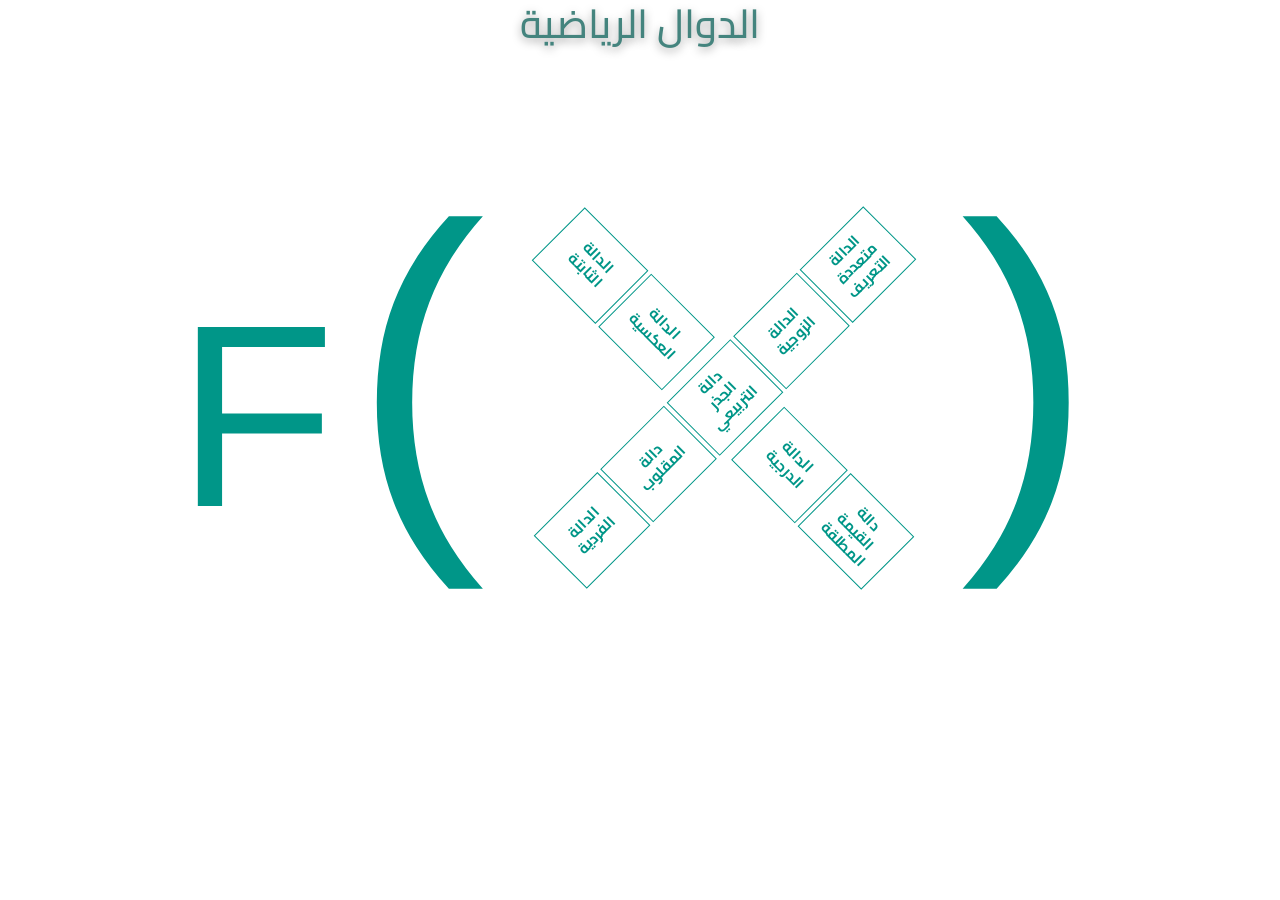
<file: index.html>
<!DOCTYPE html>
<html lang="ar">
  <head>
    <meta charset="UTF-8" />
    <meta name="viewport" content="width=device-width, initial-scale=1, shrink-to-fit=no" />
    <title>Functions</title>
    <link rel="stylesheet" href="https://fonts.googleapis.com/css?family=Cairo">
    <link rel="stylesheet" href="css/bootstrap.min.css" />
    <link rel="stylesheet" href="css/style.css" />
    <link rel="stylesheet" href="css/responsive_file.css" />
  </head>
  <body>

    <div class="title">
      <h2 class="h1">الدوال الرياضية </h1>
    </div>

    <div class="functions">
      <div class="container-fluid">
        <div class="heading">
          <!-- m = main -->
          <h1 class="text-uppercase"><span class="m_letter">F</span>
            <!-- Start Bracket -->
            <span class="f_bracket brackets">(</span>

            <!-- f = first -->
            <div class="f_row">

              <div class="name_of_function_1 f short special_short">
                <a href="sub-links/constant-function.html" >الدالة <br> الثابتة</a>
              </div>

              <div class="name_of_function_2 f short special_short">
                <a href="sub-links/Exponential-function.html">الدالة  <br>العكسية </a>
              </div>

              <div class="name_of_function_3 f short special"></div>

              <div class="name_of_function_4 f short special_short">
                <a href="sub-links/floor-and-ceiling-functions.html">الدالة  <br> الدرجية</a>
              </div>

              <div class="name_of_function_5 f short">
                <a href="sub-links/absolute-value.html">دالة  <br> القيمة المطلقة </a>
              </div>

            </div>
            <!-- s = second -->
            <div class="s_row">

              <div class="name_of_function_6 s special_short">
                <a href="sub-links/injective-function.html">الدالة <br> الفردية</a>
              </div>
              <div class="name_of_function_7 s short special_short">
                <a href="sub-links/inverted-function.html">دالة  <br> المقلوب </a>
              </div>
              <div class="name_of_function_8 s" style="padding-top: 6px">
                <a href="sub-links/square-root.html">دالة  <br> الجذر  <br> التربيعي </a>
              </div>
              <div class="name_of_function_9 s short special_short">
                <a href="sub-links/marital-function.html">الدالة  <br> الزوجية </a>
              </div>
              <div class="name_of_function_10 s" style="padding-top: 8px">
                <a href="sub-links/piecwise-defined-function.html">الدالة  <br> متعددة التعريف </a>
              </div>

            </div>

            <!-- End Bracket -->
            <span class="s_bracket brackets">)</span>
          </h1>

          <div class="mobile" style="display: none">
            <!-- f = first -->
            <div class="f_row f_row_mobile">

              <div class="name_of_function_1 f short special_short for_mobile for_mobile_1">
                <a href="sub-links/constant-function.html" >الدالة <br> الثابتة</a>
              </div>

              <div class="name_of_function_2 f short special_short for_mobile for_mobile_2">
                <a href="sub-links/Exponential-function.html">الدالة  <br>العكسية </a>
              </div>

              <div class="name_of_function_4 f short special_short for_mobile for_mobile_4">
                <a href="sub-links/floor-and-ceiling-functions.html">الدالة  <br> الدرجية</a>
              </div>

              <div class="name_of_function_5 f short for_mobile for_mobile_5">
                <a href="sub-links/absolute-value.html">دالة  <br> القيمة المطلقة </a>
              </div>

            </div>
            <!-- s = second -->
            <div class="s_row s_row_mobile">

              <div class="name_of_function_6 s for_mobile_6 block">
                <a href="sub-links/injective-function.html">الدالة الفردية </a>
              </div>
              <div class="name_of_function_7 s short special_short for_mobile for_mobile_7">
                <a href="sub-links/inverted-function.html">دالة  <br> المقلوب </a>
              </div>
              <div class="name_of_function_8 s for_mobile for_mobile_8" style="padding-top: 6px">
                <a href="sub-links/square-root.html">دالة  <br> الجذر  <br> التربيعي </a>
              </div>
              <div class="name_of_function_9 s short special_short for_mobile for_mobile_9">
                <a href="sub-links/marital-function.html">الدالة  <br> الزوجية </a>
              </div>
              <div class="name_of_function_10 s for_mobile for_mobile_10" style="padding-top: 8px">
                <a href="sub-links/multivariate-function.html">الدالة  <br> متعددة التعريف </a>
              </div>

            </div>
          </div>
        </div>




      </div>
    </div>

    <div class="overlay"></div>


    <!-- Js File -->
    <script src="js/jquery-3.3.1.min.js"></script>
    <script src="js/popper.min.js"></script>
    <script src="js/bootstrap.min.js"></script>
    <script src="js/script.js"></script>
  </body>
</html>
</file>
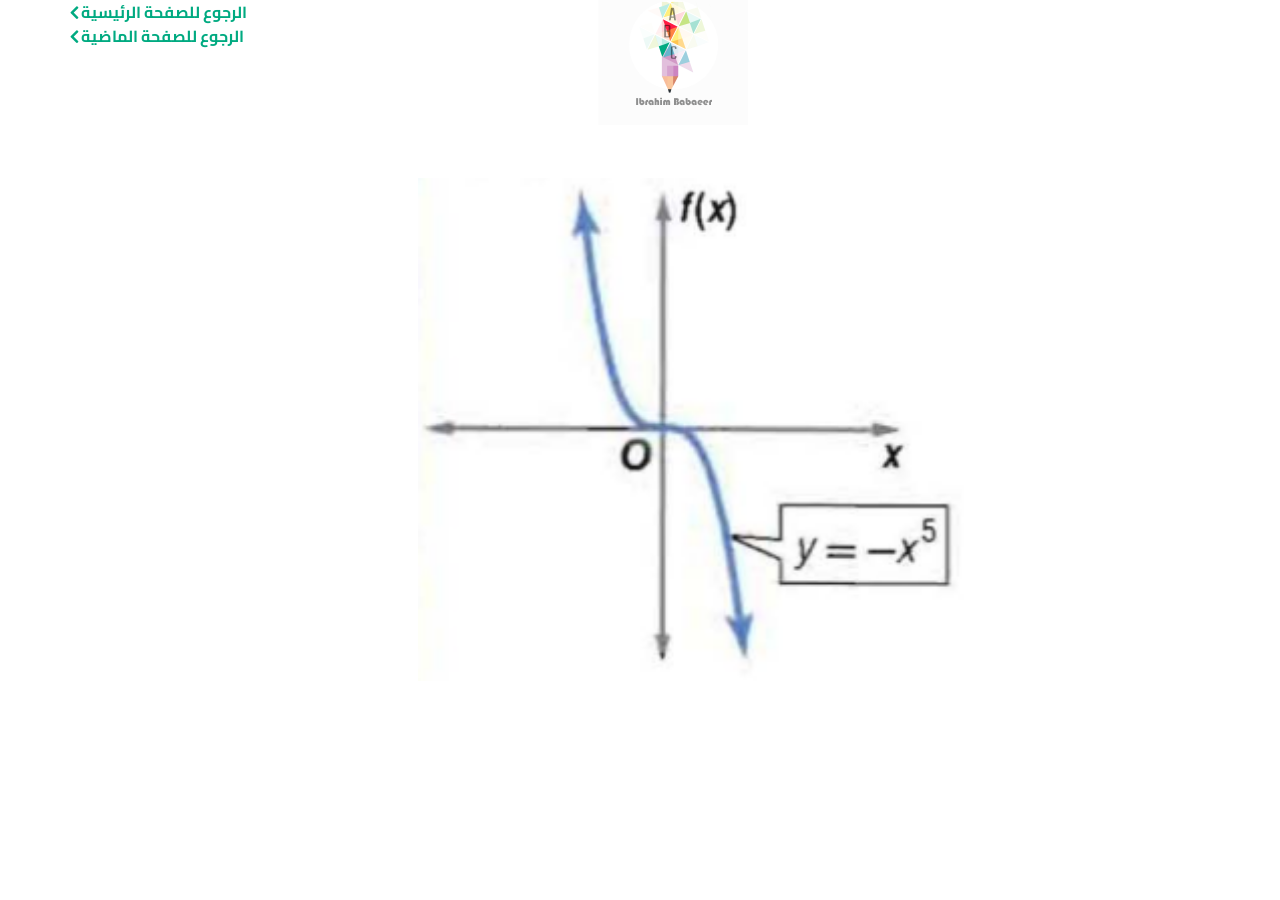
<file: sub-links/a-graph-2.html>
<!DOCTYPE html>
<html>
  <head>
    <meta charset="UTF-8" />
    <meta name="viewport" name="width=device-width, initial-scale=1, shrink-to-fit" />
    <title>دالة المقلوب - Inverted Function</title>
    <link rel="stylesheet" href="https://fonts.googleapis.com/css?family=Cairo">
    <link rel="stylesheet" href="../sub-links-css/font-awesome.min.css" />
    <link rel="stylesheet" href="../sub-links-css/bootstrap.min.css" />
    <link rel="stylesheet" href="../sub-links-css/main_function.css" />
  </head>
  <body style="direction:rtl;font-family: Cairo, 'sans-serif'; overflow: hidden">

    <div class="main_function">
      <div class="container">
        <div class="row">

          <div class="back_to_home_page float-right w-100 font-weigh-bold">
            <a class="float-right" href="../index.html" title="الصفحة الرئيسية ">
            الرجوع للصفحة الرئيسية
            <i class="fa fa-angle-left fa-lg"></i>
           </a>
          </div>

          <div class="back_to_home_page float-right w-100 font-weigh-bold">
            <a class="float-right" href="injective-function.html" title="الصفحة الرئيسية ">
            الرجوع للصفحة الماضية
            <i class="fa fa-angle-left fa-lg"></i>
           </a>
          </div>

          <div class="logo">
            <img src="../images/logo.png" />
          </div>



          <div class="col-md image">
            <div class="picture" style="width:100%">
              <img class="text-center" style="width: 50%;text-align: center;margin: 130px 20%;" src="../function-images/negative.png" />
            </div>
          </div>
        </div>
      </div>
    </div>



    <!-- Js Files -->
    <script src="../js/jquery-3.3.1.min.js"></script>
    <script src="../js/popper.min.js"></script>
    <script src="../js/bootstrap.min.js"></script>
    <script src="../js/script.js"></script>
  </body>
</html>
</file>
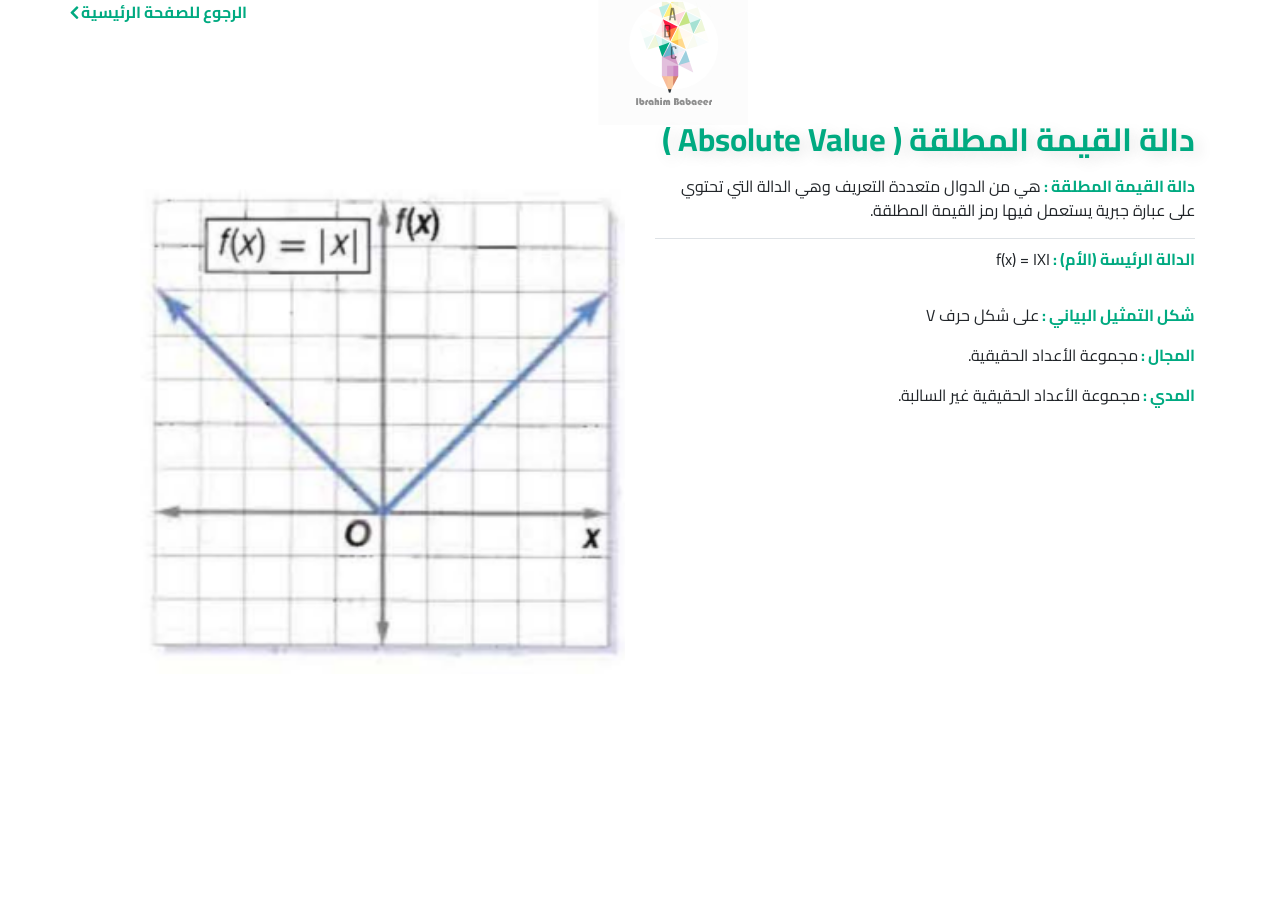
<file: sub-links/absolute-value.html>
<!DOCTYPE html>
<html>
  <head>
    <meta charset="UTF-8" />
    <meta name="viewport" name="width=device-width, initial-scale=1, shrink-to-fit" />
    <title>دالة القمية المطلقة - Absolute Value </title>
    <link rel="stylesheet" href="https://fonts.googleapis.com/css?family=Cairo">
    <link rel="stylesheet" href="../sub-links-css/font-awesome.min.css" />
    <link rel="stylesheet" href="../sub-links-css/bootstrap.min.css" />
    <link rel="stylesheet" href="../sub-links-css/main_function.css" />
  </head>
  <body style="direction:rtl;font-family: Cairo, 'sans-serif'">

    <div class="main_function">
      <div class="container">
        <div class="row">

          <div class="back_to_home_page float-right w-100 font-weigh-bold">
            <a class="float-right" href="../index.html" title="الصفحة الرئيسية ">
            الرجوع للصفحة الرئيسية
            <i class="fa fa-angle-left fa-lg"></i>
           </a>
          </div>

          <div class="logo">
            <img src="../images/logo.png" />
          </div>

          <div class="col-md info">

            <div class="heading">
              <h1 class="mb-3">دالة القيمة المطلقة <span> ( Absolute Value ) </span></h1>
            </div>

            <div class="defenitions">

              <div class="defination_1 border-bottom">
                <p><span class="font-weight-bold">دالة القيمة المطلقة : </span>هي من الدوال متعددة التعريف وهي الدالة التي تحتوي على عبارة جبرية يستعمل فيها رمز القيمة المطلقة.</p>
              </div>

              <div class="defination_2 mt-2">
                <p><span class="font-weight-bold">الدالة الرئيسة (الأم) : </span> f(x) = IXI </p>
              </div>

              <div class="defination_3 pt-3">
                <p><span class="font-weight-bold">شكل التمثيل البياني : </span>على شكل حرف V</p>
              </div>

              <div class="defination_4">
                <p><span class="font-weight-bold">المجال : </span>مجموعة الأعداد الحقيقية.</p>
              </div>

              <div class="defination_5">
                <p><span class="font-weight-bold">المدي : </span>مجموعة الأعداد الحقيقية غير السالبة.</p>
              </div>

            </div>

          </div>

          <div class="col-md image">
            <div class="picture">
              <img src="../function-images/absolute-value.png" />
            </div>
          </div>
        </div>
      </div>
    </div>



    <!-- Js Files -->
    <script src="../js/jquery-3.3.1.min.js"></script>
    <script src="../js/popper.min.js"></script>
    <script src="../js/bootstrap.min.js"></script>
    <script src="../js/script.js"></script>
  </body>
</html>
</file>
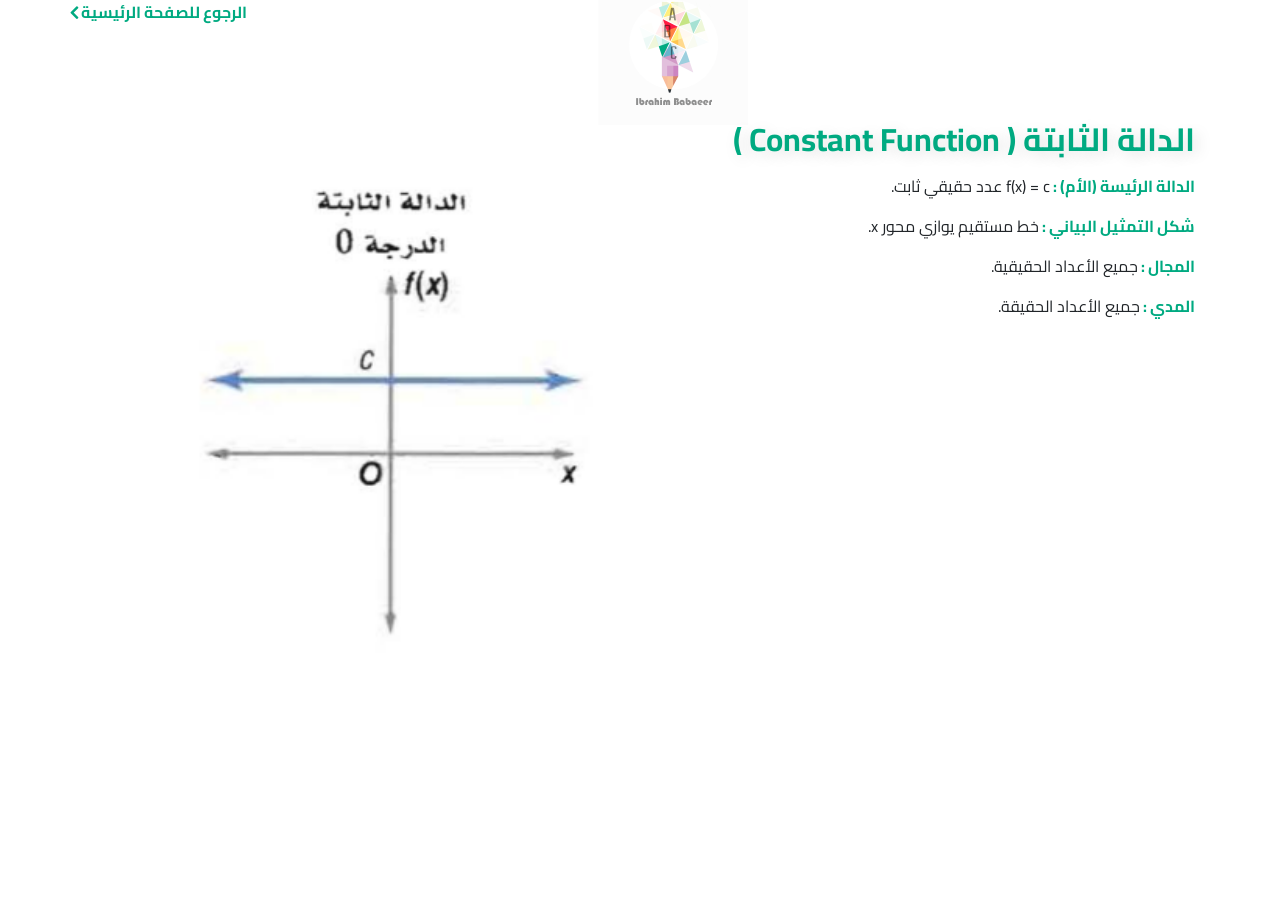
<file: sub-links/constant-function.html>
<!DOCTYPE html>
<html>
  <head>
    <meta charset="UTF-8" />
    <meta name="viewport" name="width=device-width, initial-scale=1, shrink-to-fit" />
    <title>دالة المقلوب - Inverted Function</title>
    <link rel="stylesheet" href="https://fonts.googleapis.com/css?family=Cairo">
    <link rel="stylesheet" href="../sub-links-css/font-awesome.min.css" />
    <link rel="stylesheet" href="../sub-links-css/bootstrap.min.css" />
    <link rel="stylesheet" href="../sub-links-css/main_function.css" />
  </head>
  <body style="direction:rtl;font-family: Cairo, 'sans-serif'">

    <div class="main_function">
      <div class="container">
        <div class="row">

          <div class="back_to_home_page float-right w-100 font-weigh-bold">
            <a class="float-right" href="../index.html" title="الصفحة الرئيسية ">
            الرجوع للصفحة الرئيسية
            <i class="fa fa-angle-left fa-lg"></i>
           </a>
          </div>

          <div class="logo">
            <img src="../images/logo.png" />
          </div>

          <div class="col-md info">

            <div class="heading">
              <h1 class="mb-3 constant_function">الدالة الثابتة <span>( Constant Function )</span></h1>
            </div>

            <div class="defenitions">

              <div class="defination_1">
                <p><span class="font-weight-bold">الدالة الرئيسة (الأم) :  </span>f(x) = c عدد حقيقي ثابت.</p>
              </div>

              <div class="defination_2">
                <p><span class="font-weight-bold">شكل التمثيل البياني : </span> خط مستقيم يوازي محور x.</p>
              </div>

              <div class="defination_3">
                <p><span class="font-weight-bold">المجال : </span>جميع الأعداد الحقيقية.</p>
              </div>

              <div class="defination_4">
                <p><span class="font-weight-bold">المدي : </span>جميع الأعداد الحقيقة.</p>
              </div>

            </div>

          </div>

          <div class="col-md image">
            <div class="picture">
              <img src="../function-images/constant-function.png" />
            </div>
          </div>
        </div>
      </div>
    </div>



    <!-- Js Files -->
    <script src="../js/jquery-3.3.1.min.js"></script>
    <script src="../js/popper.min.js"></script>
    <script src="../js/bootstrap.min.js"></script>
    <script src="../js/script.js"></script>
  </body>
</html>
</file>
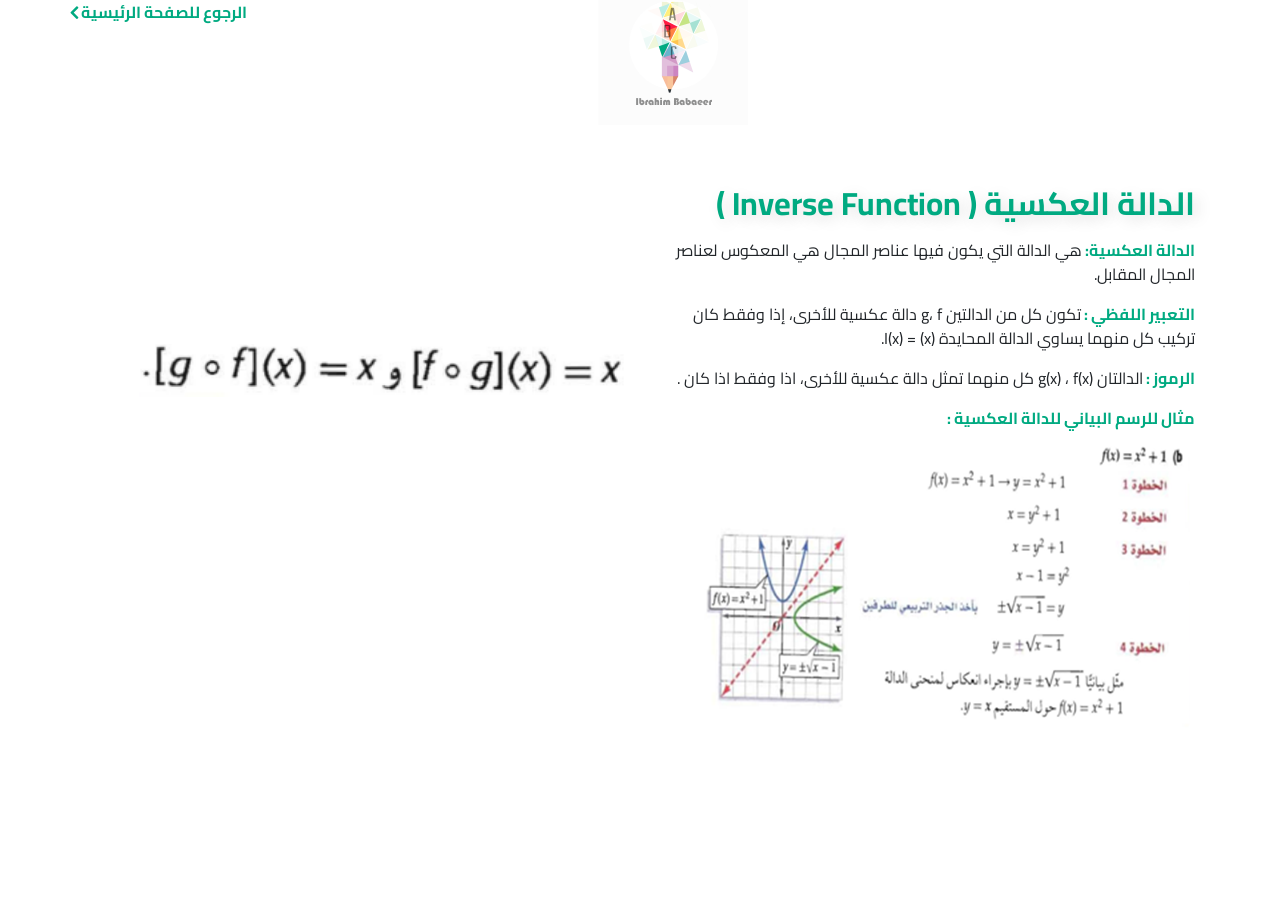
<file: sub-links/Exponential-function.html>
<!DOCTYPE html>
<html>
  <head>
    <meta charset="UTF-8" />
    <meta name="viewport" name="width=device-width, initial-scale=1, shrink-to-fit" />
    <title>الدالة الدرجية </title>
    <link rel="stylesheet" href="https://fonts.googleapis.com/css?family=Cairo">
    <link rel="stylesheet" href="../sub-links-css/font-awesome.min.css" />
    <link rel="stylesheet" href="../sub-links-css/bootstrap.min.css" />
    <link rel="stylesheet" href="../sub-links-css/main_function.css" />
  </head>
  <body style="direction:rtl;font-family: Cairo, 'sans-serif';overflow-x:hidden">

    <div class="main_function">
      <div class="container">
        <div class="row">

          <div class="back_to_home_page float-right w-100 font-weigh-bold">
            <a class="float-right" href="../index.html" title="الصفحة الرئيسية ">
            الرجوع للصفحة الرئيسية
            <i class="fa fa-angle-left fa-lg"></i>
           </a>
          </div>

          <div class="logo">
            <img src="../images/logo.png" />
          </div>

          <div class="col-md info">

            <div class="heading">
              <h1 class="mb-3" style="margin-top: 5em">الدالة العكسية <span>( Inverse Function )</span></h1>
            </div>

            <div class="defenitions">

              <div class="defination_1">
                <p><span class="font-weight-bold">الدالة العكسية: </span>هي الدالة التي يكون فيها عناصر المجال هي المعكوس لعناصر المجال المقابل.</p>
              </div>

              <div class="defination_2">
                <p><span class="font-weight-bold">التعبير اللفظي : </span>تكون كل من الدالتين g، f  دالة عكسية للأخرى، إذا وفقط كان تركيب كل منهما يساوي الدالة المحايدة (I(x) = (x.</p>
              </div>

              <div class="defination_3">
                <p><span class="font-weight-bold">الرموز : </span>الدالتان (g(x) ، f(x كل منهما تمثل دالة عكسية للأخرى، اذا وفقط اذا كان .</p>
              </div>

              <div class="defination_4">
                <p><span class="font-weight-bold">مثال للرسم البياني للدالة العكسية : </span></p>
              </div>

              <div class="i_f_e-2"> <!-- i_f_e = image for explain Two -->
                <img src="../function-images/inverse-function.png" alt=""/>
              </div>

            </div>

          </div>

          <div class="col-md image">
            <div class="picture">
              <img src="../function-images/function-code.png" style="margin-top: 20em"/>
            </div>
          </div>
        </div>
      </div>
    </div>



    <!-- Js Files -->
    <script src="../js/jquery-3.3.1.min.js"></script>
    <script src="../js/popper.min.js"></script>
    <script src="../js/bootstrap.min.js"></script>
    <script src="../js/script.js"></script>
  </body>
</html>
</file>
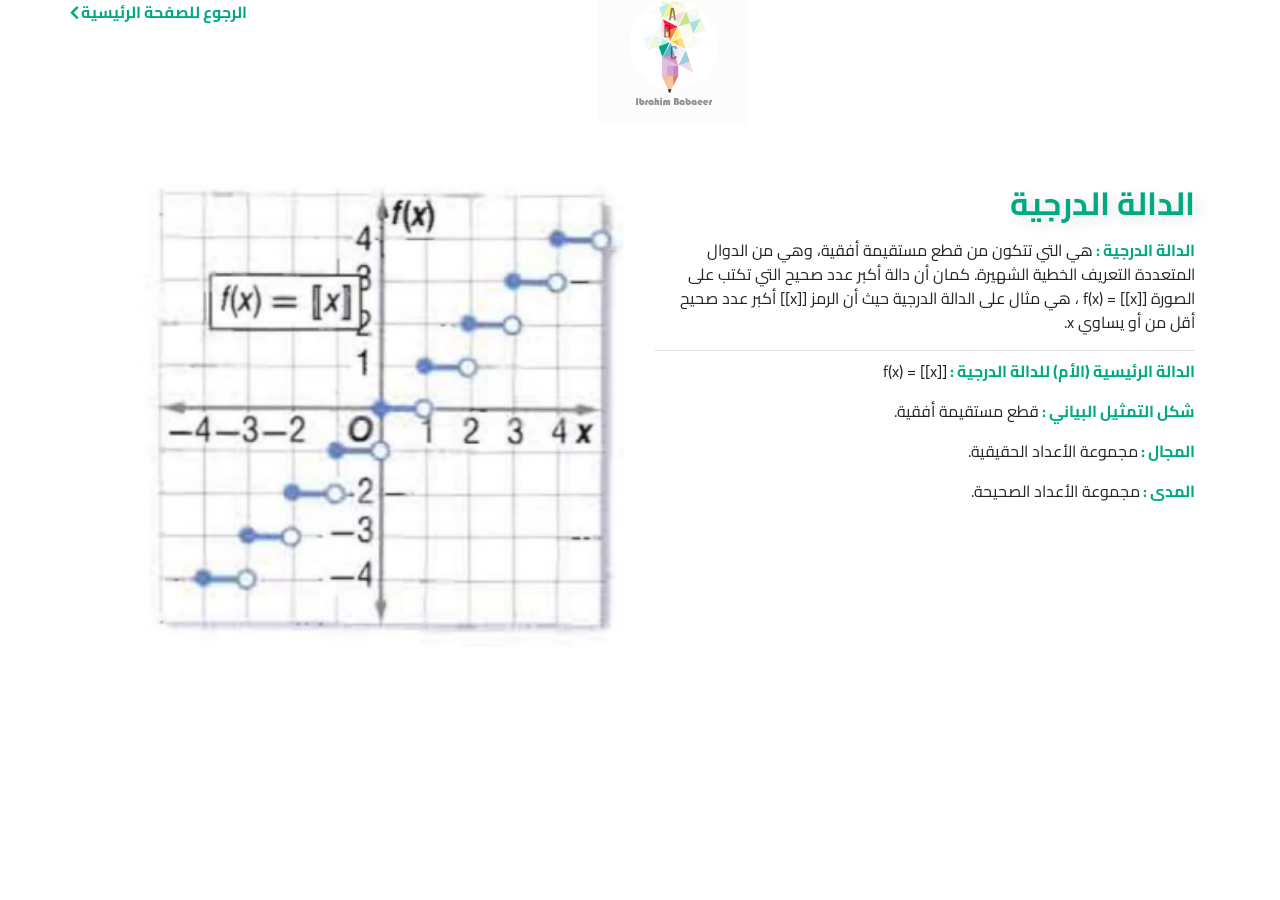
<file: sub-links/floor-and-ceiling-functions.html>
<!DOCTYPE html>
<html>
  <head>
    <meta charset="UTF-8" />
    <meta name="viewport" name="width=device-width, initial-scale=1, shrink-to-fit" />
    <title>الدالة الدرجية </title>
    <link rel="stylesheet" href="https://fonts.googleapis.com/css?family=Cairo">
    <link rel="stylesheet" href="../sub-links-css/font-awesome.min.css" />
    <link rel="stylesheet" href="../sub-links-css/bootstrap.min.css" />
    <link rel="stylesheet" href="../sub-links-css/main_function.css" />
  </head>
  <body style="direction:rtl;font-family: Cairo, 'sans-serif'">

    <div class="main_function">
      <div class="container">
        <div class="row">

          <div class="back_to_home_page float-right w-100 font-weigh-bold">
            <a class="float-right" href="../index.html" title="الصفحة الرئيسية ">
            الرجوع للصفحة الرئيسية
            <i class="fa fa-angle-left fa-lg"></i>
           </a>
          </div>

          <div class="logo">
            <img src="../images/logo.png" />
          </div>

          <div class="col-md info">

            <div class="heading">
              <h1 class="mb-3" style="margin-top: 5em">الدالة الدرجية </h1>
            </div>

            <div class="defenitions">

              <div class="defination_1 border-bottom">
                <p><span class="font-weight-bold">الدالة الدرجية : </span>هي التي تتكون من قطع مستقيمة أفقية، وهي من الدوال المتعددة التعريف الخطية الشهيرة. كمان أن دالة أكبر عدد صحيح التي تكتب على الصورة [[f(x) = [[x ، هي مثال على الدالة الدرجية حيث أن الرمز [[x]] أكبر عدد صحيح أقل من أو يساوي x. </p>
              </div>

              <div class="defination_2 pt-2">
                <p><span class="font-weight-bold">الدالة الرئيسية (الأم) للدالة الدرجية : </span> [[x]] = <bdi>f(x)</bdi></p>
              </div>

              <div class="defination_3">
                <p><span class="font-weight-bold">شكل التمثيل البياني : </span> قطع مستقيمة أفقية.</p>
              </div>

              <div class="defination_4">
                <p><span class="font-weight-bold">المجال : </span>مجموعة الأعداد الحقيقية.</p>
              </div>

              <div class="defination_5">
                <p><span class="font-weight-bold">المدى : </span>مجموعة الأعداد الصحيحة.</p>
              </div>

            </div>

          </div>

          <div class="col-md image">
            <div class="picture">
              <img src="../function-images/the-function-dary.png" />
            </div>
          </div>
        </div>
      </div>
    </div>



    <!-- Js Files -->
    <script src="../js/jquery-3.3.1.min.js"></script>
    <script src="../js/popper.min.js"></script>
    <script src="../js/bootstrap.min.js"></script>
    <script src="../js/script.js"></script>
  </body>
</html>
</file>
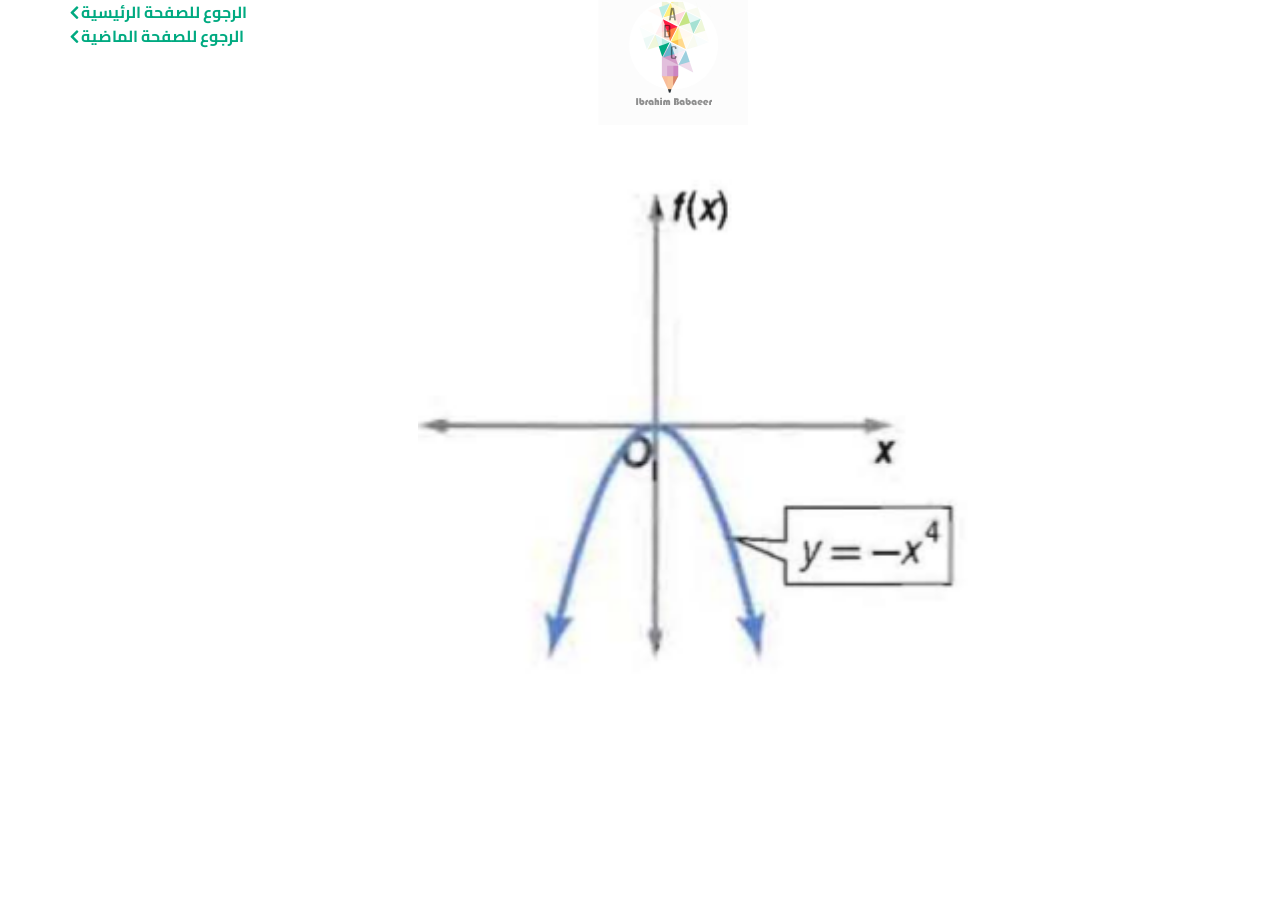
<file: sub-links/graph-2.html>
<!DOCTYPE html>
<html>
  <head>
    <meta charset="UTF-8" />
    <meta name="viewport" name="width=device-width, initial-scale=1, shrink-to-fit" />
    <title>دالة المقلوب - Inverted Function</title>
    <link rel="stylesheet" href="https://fonts.googleapis.com/css?family=Cairo">
    <link rel="stylesheet" href="../sub-links-css/font-awesome.min.css" />
    <link rel="stylesheet" href="../sub-links-css/bootstrap.min.css" />
    <link rel="stylesheet" href="../sub-links-css/main_function.css" />
  </head>
  <body style="direction:rtl;font-family: Cairo, 'sans-serif'; overflow: hidden">

    <div class="main_function">
      <div class="container">
        <div class="row">

          <div class="back_to_home_page float-right w-100 font-weigh-bold">
            <a class="float-right" href="../index.html" title="الصفحة الرئيسية ">
            الرجوع للصفحة الرئيسية
            <i class="fa fa-angle-left fa-lg"></i>
           </a>
          </div>

          <div class="back_to_home_page float-right w-100 font-weigh-bold">
            <a class="float-right" href="marital-function.html" title="الصفحة الرئيسية ">
            الرجوع للصفحة الماضية
            <i class="fa fa-angle-left fa-lg"></i>
           </a>
          </div>

          <div class="logo">
            <img src="../images/logo.png" />
          </div>



          <div class="col-md image">
            <div class="picture" style="width:100%">
              <img class="text-center" style="width: 50%;text-align: center;margin: 130px 20%;" src="../function-images/second_graph.png" />
            </div>
          </div>
        </div>
      </div>
    </div>



    <!-- Js Files -->
    <script src="../js/jquery-3.3.1.min.js"></script>
    <script src="../js/popper.min.js"></script>
    <script src="../js/bootstrap.min.js"></script>
    <script src="../js/script.js"></script>
  </body>
</html>
</file>
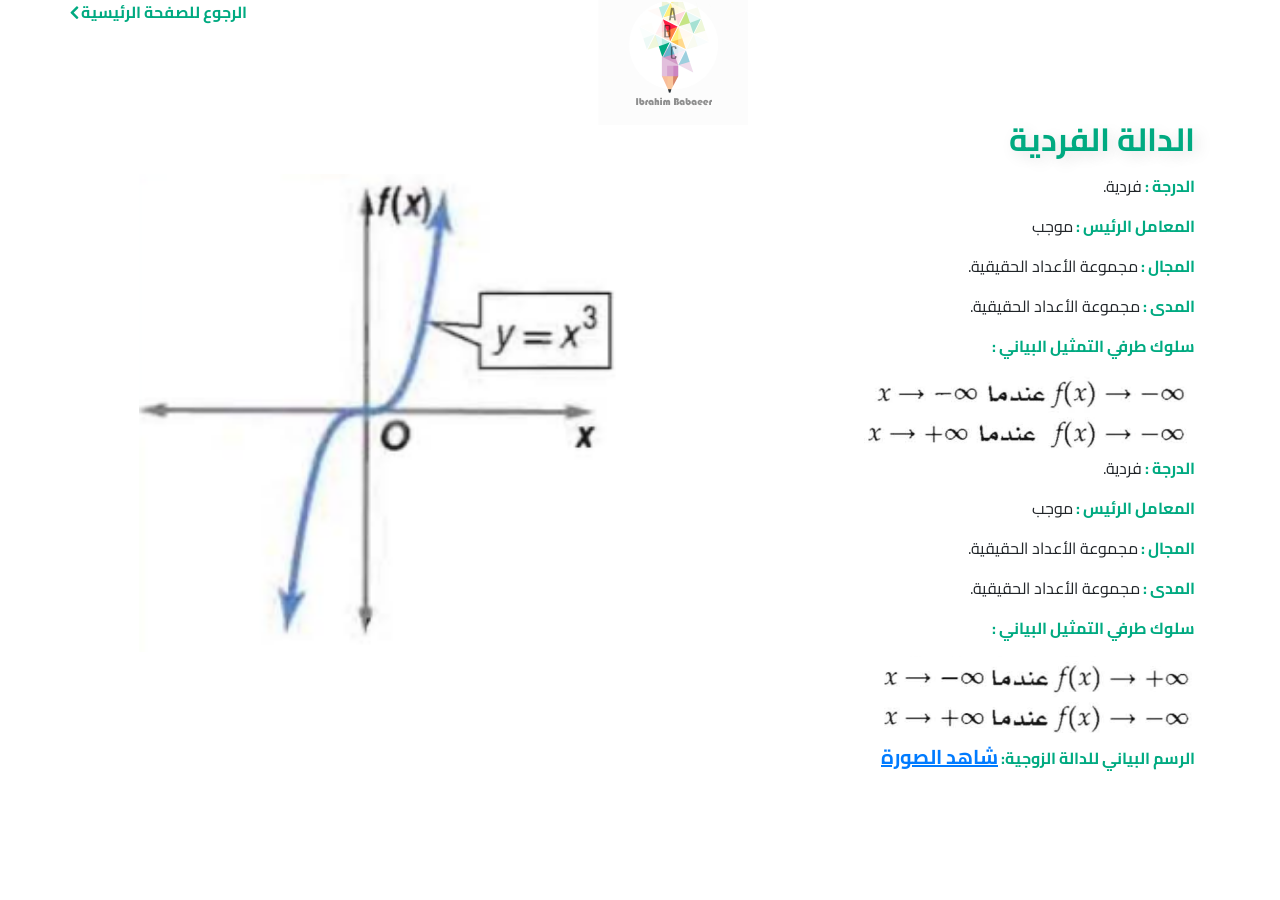
<file: sub-links/injective-function.html>
<!DOCTYPE html>
<html>
  <head>
    <meta charset="UTF-8" />
    <meta name="viewport" name="width=device-width, initial-scale=1, shrink-to-fit" />
    <title>دالة المقلوب - Inverted Function</title>
    <link rel="stylesheet" href="https://fonts.googleapis.com/css?family=Cairo">
    <link rel="stylesheet" href="../sub-links-css/font-awesome.min.css" />
    <link rel="stylesheet" href="../sub-links-css/bootstrap.min.css" />
    <link rel="stylesheet" href="../sub-links-css/main_function.css" />
  </head>
  <body style="direction:rtl;font-family: Cairo, 'sans-serif';overflow: hidden">

    <div class="main_function">
      <div class="container">
        <div class="row">

          <div class="back_to_home_page float-right w-100 font-weigh-bold">
            <a class="float-right" href="../index.html" title="الصفحة الرئيسية ">
            الرجوع للصفحة الرئيسية
            <i class="fa fa-angle-left fa-lg"></i>
           </a>
          </div>

          <div class="logo">
            <img src="../images/logo.png" />
          </div>

          <div class="col-md info">

            <div class="heading">
              <h1 class="mb-3">الدالة الفردية </h1>
            </div>

            <div class="defenitions">

              <div class="defination_1">
                <p><span class="font-weight-bold">الدرجة : </span>فردية.</p>
              </div>

              <div class="defination_2">
                <p><span class="font-weight-bold">المعامل الرئيس : </span> موجب</p>
              </div>

              <div class="defination_3">
                <p><span class="font-weight-bold">المجال : </span>مجموعة الأعداد الحقيقية.</p>
              </div>

              <div class="defination_4">
                <p><span class="font-weight-bold">المدى : </span>مجموعة الأعداد الحقيقية.</p>
              </div>

              <div class="defination_5">
                <p><span class="font-weight-bold">سلوك طرفي التمثيل البياني : </span></p>
              </div>

              <div class="i_f_e-2"> <!-- i_f_e = image for explain Two -->
                <img src="../function-images/example_2.png" alt=""/>
              </div>

              <div class="defination_6">
                <p><span class="font-weight-bold">الدرجة : </span>فردية.</p>
              </div>

              <div class="defination_7">
                <p><span class="font-weight-bold">المعامل الرئيس : </span> موجب</p>
              </div>

              <div class="defination_8">
                <p><span class="font-weight-bold">المجال : </span>مجموعة الأعداد الحقيقية.</p>
              </div>

              <div class="defination_9">
                <p><span class="font-weight-bold">المدى : </span>مجموعة الأعداد الحقيقية.</p>
              </div>

              <div class="defination_10">
                <p><span class="font-weight-bold">سلوك طرفي التمثيل البياني : </span></p>
              </div>

              <div class="i_f_e-2"> <!-- i_f_e = image for explain Two -->
                <img src="../function-images/negative-positive.png" alt=""/>
              </div>

              <div class="defination_11">
                <!-- a = another -->
                <p><span class="font-weight-bold">الرسم البياني للدالة الزوجية: </span><a href="a-graph-2.html" style="font-size:20px;text-decoration: underline" class="font-weight-bold">شاهد الصورة </a></p>
              </div>

            </div>

          </div>

          <div class="col-md image">
            <div class="picture">
              <img src="../function-images/positive.png" />
            </div>
          </div>
        </div>
      </div>
    </div>



    <!-- Js Files -->
    <script src="../js/jquery-3.3.1.min.js"></script>
    <script src="../js/popper.min.js"></script>
    <script src="../js/bootstrap.min.js"></script>
    <script src="../js/script.js"></script>
  </body>
</html>
</file>
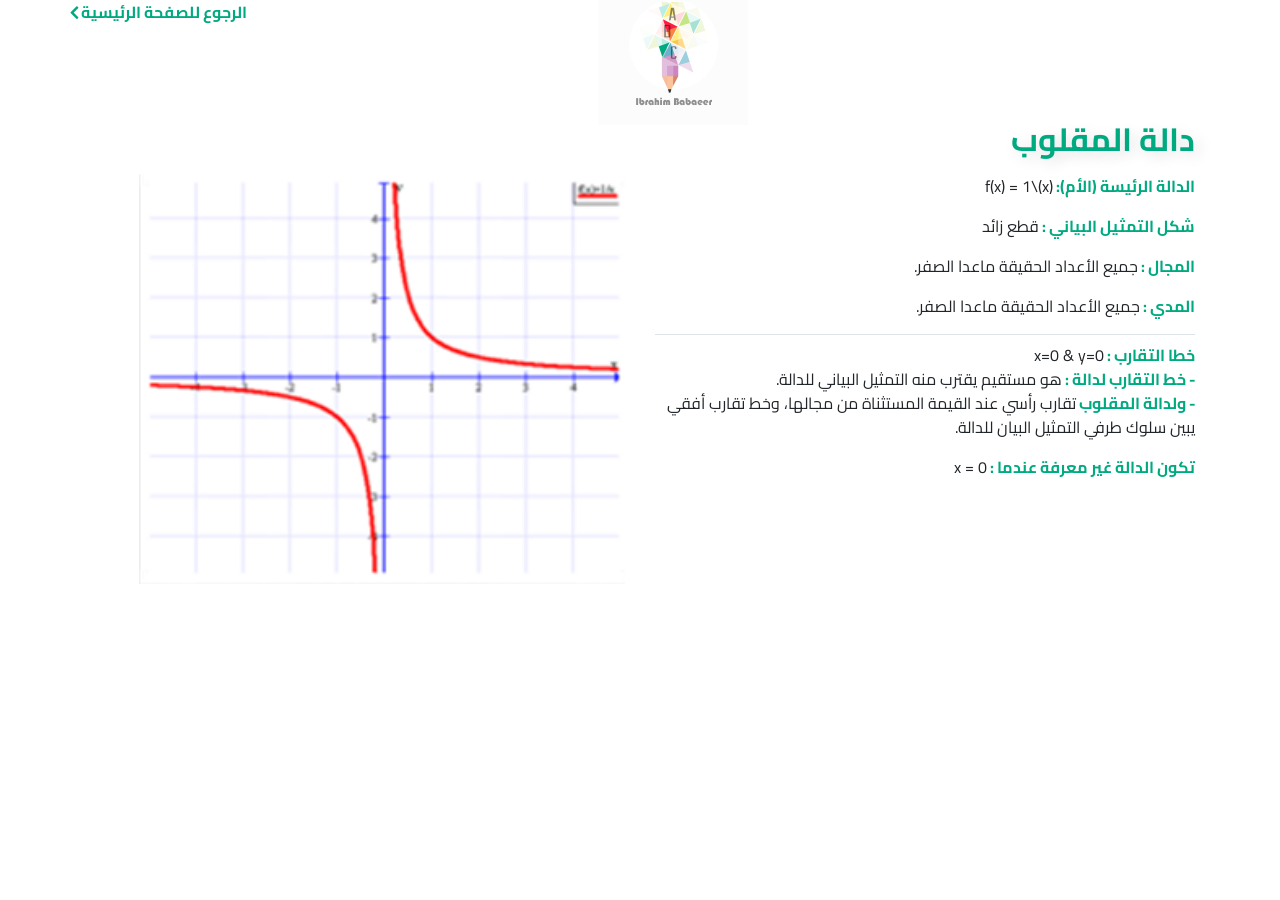
<file: sub-links/inverted-function.html>
<!DOCTYPE html>
<html>
  <head>
    <meta charset="UTF-8" />
    <meta name="viewport" name="width=device-width, initial-scale=1, shrink-to-fit" />
    <title>دالة المقلوب - Inverted Function</title>
    <link rel="stylesheet" href="https://fonts.googleapis.com/css?family=Cairo">
    <link rel="stylesheet" href="../sub-links-css/font-awesome.min.css" />
    <link rel="stylesheet" href="../sub-links-css/bootstrap.min.css" />
    <link rel="stylesheet" href="../sub-links-css/main_function.css" />
  </head>
  <body style="direction:rtl;font-family: Cairo, 'sans-serif'">

    <div class="main_function">
      <div class="container">
        <div class="row">

          <div class="back_to_home_page float-right w-100 font-weigh-bold">
            <a class="float-right" href="../index.html" title="الصفحة الرئيسية ">
            الرجوع للصفحة الرئيسية
            <i class="fa fa-angle-left fa-lg"></i>
           </a>
          </div>

          <div class="logo">
            <img src="../images/logo.png" />
          </div>

          <div class="col-md info">

            <div class="heading">
              <h1 class="mb-3">دالة المقلوب </h1>
            </div>

            <div class="defenitions">

              <div class="defination_1">
                <p><span class="font-weight-bold">الدالة الرئيسة (الأم): </span>(f(x) = 1\(x</p>
              </div>

              <div class="defination_2">
                <p><span class="font-weight-bold">شكل التمثيل البياني : </span>قطع زائد </p>
              </div>

              <div class="defination_3">
                <p><span class="font-weight-bold">المجال : </span>جميع الأعداد الحقيقة ماعدا الصفر.</p>
              </div>

              <div class="defination_4 border-bottom">
                <p><span class="font-weight-bold">المدي : </span>جميع الأعداد الحقيقة ماعدا الصفر.</p>
              </div>

              <div class="defination_5  pt-2">
                <p>
                  <span class="font-weight-bold">خطا التقارب : </span>x=0 & y=0
                  <br>
                  <span class="font-weight-bold"> -	خط التقارب لدالة : </span> هو مستقيم يقترب منه التمثيل البياني للدالة.
                  <br>
                  <span class="font-weight-bold">-	ولدالة المقلوب </span> تقارب رأسي عند القيمة المستثناة من مجالها، وخط تقارب أفقي يبين سلوك طرفي التمثيل البيان للدالة.
                </p>
              </div>

              <div class="defination_6">
                <p><span class="font-weight-bold">تكون الدالة غير معرفة عندما : </span>x = 0</p>
              </div>

            </div>

          </div>

          <div class="col-md image">
            <div class="picture">
              <!-- This is image  taked by "screenshot" if you have same image with hight qualite, put image in function-image folder and type path in <img src="" -->
              <img src="../function-images/inverted-function.PNG" />
            </div>
          </div>
        </div>
      </div>
    </div>



    <!-- Js Files -->
    <script src="../js/jquery-3.3.1.min.js"></script>
    <script src="../js/popper.min.js"></script>
    <script src="../js/bootstrap.min.js"></script>
    <script src="../js/script.js"></script>
  </body>
</html>
</file>
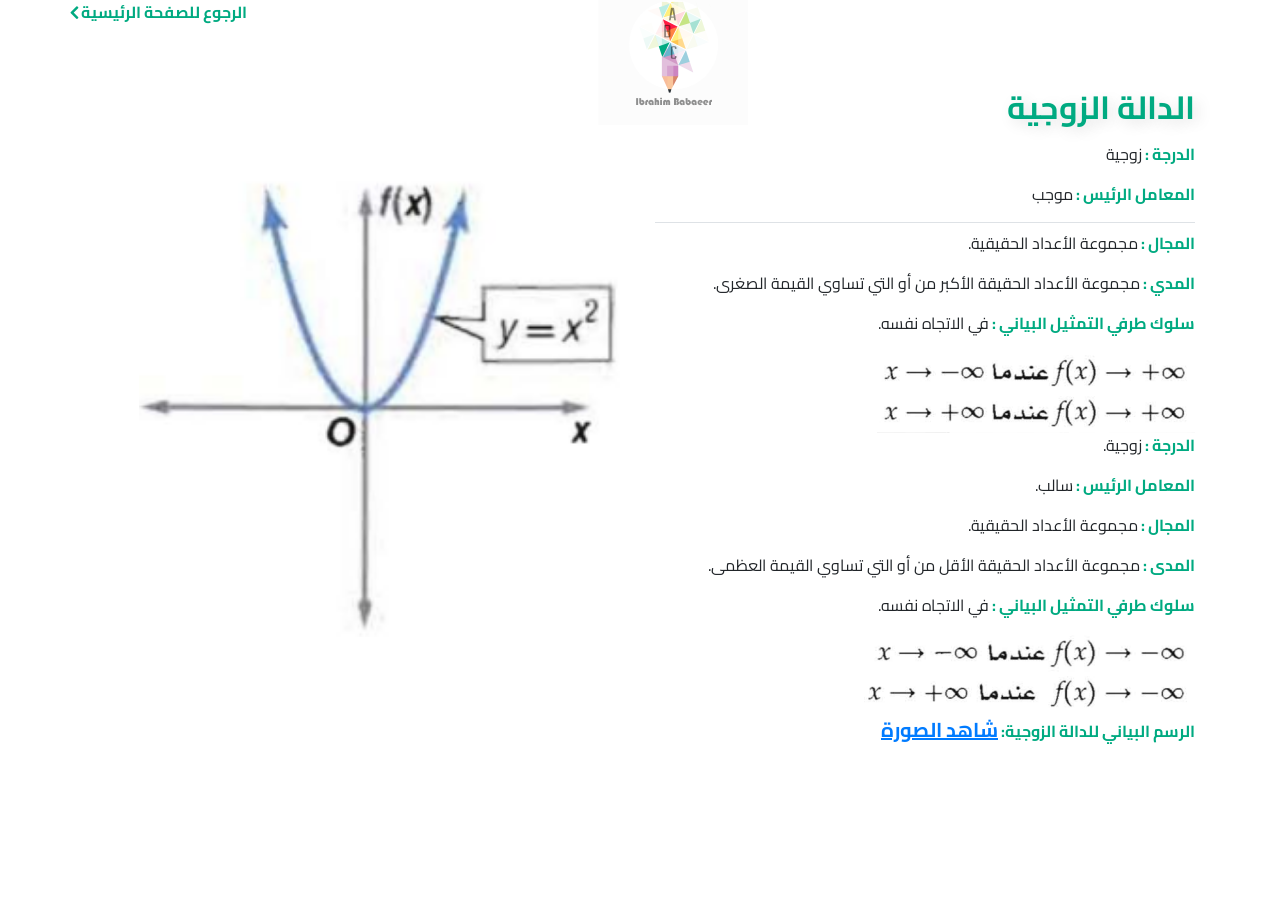
<file: sub-links/marital-function.html>
<!DOCTYPE html>
<html>
  <head>
    <meta charset="UTF-8" />
    <meta name="viewport" name="width=device-width, initial-scale=1, shrink-to-fit" />
    <title>دالة المقلوب - Inverted Function</title>
    <link rel="stylesheet" href="https://fonts.googleapis.com/css?family=Cairo">
    <link rel="stylesheet" href="../sub-links-css/font-awesome.min.css" />
    <link rel="stylesheet" href="../sub-links-css/bootstrap.min.css" />
    <link rel="stylesheet" href="../sub-links-css/main_function.css" />
  </head>
  <body style="direction:rtl;font-family: Cairo, 'sans-serif'">

    <div class="main_function">
      <div class="container">
        <div class="row">

          <div class="back_to_home_page float-right w-100 font-weigh-bold">
            <a class="float-right" href="../index.html" title="الصفحة الرئيسية ">
            الرجوع للصفحة الرئيسية
            <i class="fa fa-angle-left fa-lg"></i>
           </a>
          </div>

          <div class="logo">
            <img src="../images/logo.png" />
          </div>

          <div class="col-md info">

            <div class="heading">
              <h1 class="mb-3 marital-function">الدالة الزوجية </h1>
            </div>

            <div class="defenitions">

              <div class="defination_1">
                <p><span class="font-weight-bold">الدرجة : </span>زوجية</p>
              </div>

              <div class="defination_2 border-bottom">
                <p><span class="font-weight-bold">المعامل الرئيس : </span> موجب </p>
              </div>

              <div class="defination_3 pt-2">
                <p><span class="font-weight-bold">المجال : </span>مجموعة الأعداد الحقيقية.</p>
              </div>

              <div class="defination_4">
                <p><span class="font-weight-bold">المدي : </span>مجموعة الأعداد الحقيقة الأكبر من أو التي تساوي القيمة الصغرى.</p>
              </div>

              <div class="defination_5">
                <p><span class="font-weight-bold">سلوك طرفي التمثيل البياني : </span> في الاتجاه نفسه.</p>
              </div>

              <div class="i_f_e"> <!-- i_f_e = image for explain-->
                <img src="../function-images/example_1.png" alt=""/>
              </div>

              <div class="defination_6">
                <p><span class="font-weight-bold">الدرجة : </span>زوجية.</p>
              </div>

              <div class="defination_7">
                <p><span class="font-weight-bold">المعامل الرئيس : </span>سالب.</p>
              </div>

              <div class="defination_8">
                <p><span class="font-weight-bold">المجال : </span>مجموعة الأعداد الحقيقية.</p>
              </div>

              <div class="defination_9">
                <p><span class="font-weight-bold">المدى : </span>مجموعة الأعداد الحقيقة الأقل من أو التي تساوي القيمة العظمى.</p>
              </div>

              <div class="defination_10">
                <p><span class="font-weight-bold">سلوك طرفي التمثيل البياني : </span> في الاتجاه نفسه.</p>
              </div>

              <div class="i_f_e-2"> <!-- i_f_e = image for explain Two -->
                <img src="../function-images/example_2.png" alt=""/>
              </div>

              <div class="defination_11">
                <p><span class="font-weight-bold">الرسم البياني للدالة الزوجية: </span><a href="graph-2.html" style="font-size:20px;text-decoration: underline" class="font-weight-bold">شاهد الصورة </a></p>
              </div>

            </div>

          </div>

          <div class="col-md image">
            <div class="picture">
              <img src="../function-images/marital-function.png" />
            </div>
          </div>
        </div>
      </div>
    </div>



    <!-- Js Files -->
    <script src="../js/jquery-3.3.1.min.js"></script>
    <script src="../js/popper.min.js"></script>
    <script src="../js/bootstrap.min.js"></script>
    <script src="../js/script.js"></script>
  </body>
</html>
</file>
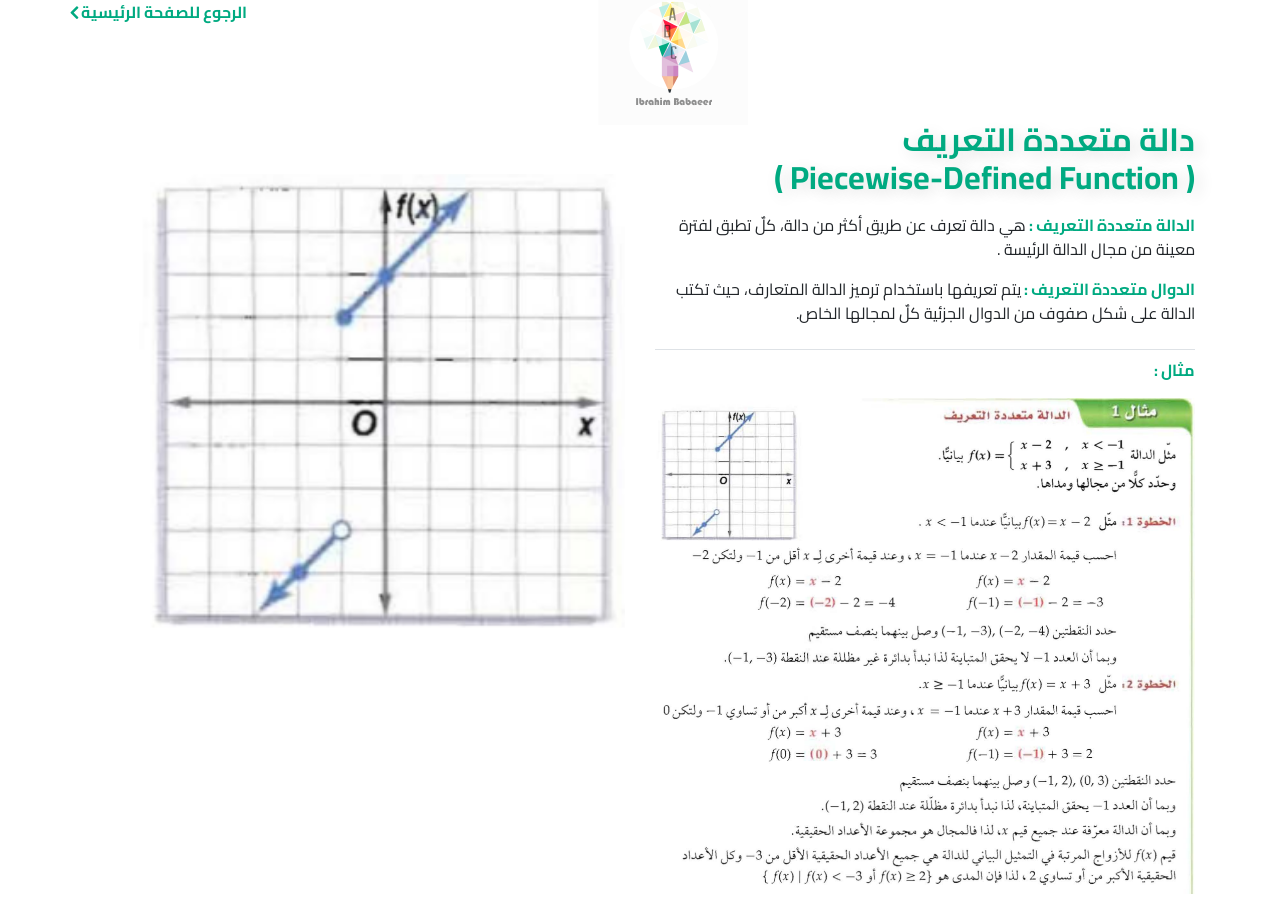
<file: sub-links/piecwise-defined-function.html>
<!DOCTYPE html>
<html>
  <head>
    <meta charset="UTF-8" />
    <meta name="viewport" name="width=device-width, initial-scale=1, shrink-to-fit" />
    <title>دالة متعددة التعريف - Piecewise Defined Function</title>
    <link rel="stylesheet" href="https://fonts.googleapis.com/css?family=Cairo">
    <link rel="stylesheet" href="../sub-links-css/font-awesome.min.css" />
    <link rel="stylesheet" href="../sub-links-css/bootstrap.min.css" />
    <link rel="stylesheet" href="../sub-links-css/main_function.css" />
  </head>
  <body style="direction:rtl;font-family: Cairo, 'sans-serif'">

    <div class="main_function">
      <div class="container">
        <div class="row">

          <div class="back_to_home_page float-right w-100 font-weigh-bold">
            <a class="float-right" href="../index.html" title="الصفحة الرئيسية ">
            الرجوع للصفحة الرئيسية
            <i class="fa fa-angle-left fa-lg"></i>
           </a>
          </div>

          <div class="logo">
            <img src="../images/logo.png" />
          </div>

          <div class="col-md info">

            <div class="heading">
              <h1 class="mb-3">دالة متعددة التعريف <br> ( Piecewise-Defined Function ) </h1>
            </div>

            <div class="defenitions">

              <div class="defination_1">
                <p><span class="font-weight-bold">الدالة متعددة التعريف : </span>هي دالة تعرف عن طريق أكثر من دالة، كلٌ تطبق لفترة معينة من مجال الدالة الرئيسة .</p>
              </div>

              <div class="defination_2">
                <p><span class="font-weight-bold">الدوال متعددة التعريف : </span>يتم تعريفها باستخدام ترميز الدالة المتعارف، حيث تكتب الدالة على شكل صفوف من الدوال الجزئية كلٌ لمجالها الخاص.</p>
              </div>

            </div>

            <div class="example">
              <p class="font-weight-bold mt-4 pt-2 border-top">مثال  : </p>
              <img src="../function-images/piecewise-defined-function-example.png" alt="" />
            </div>

          </div>

          <div class="col-md image">
            <div class="picture">
              <img src="../function-images/piecewise-defined-function.png" />
            </div>
          </div>
        </div>
      </div>
    </div>



    <!-- Js Files -->
    <script src="../js/jquery-3.3.1.min.js"></script>
    <script src="../js/popper.min.js"></script>
    <script src="../js/bootstrap.min.js"></script>
    <script src="../js/script.js"></script>
  </body>
</html>
</file>
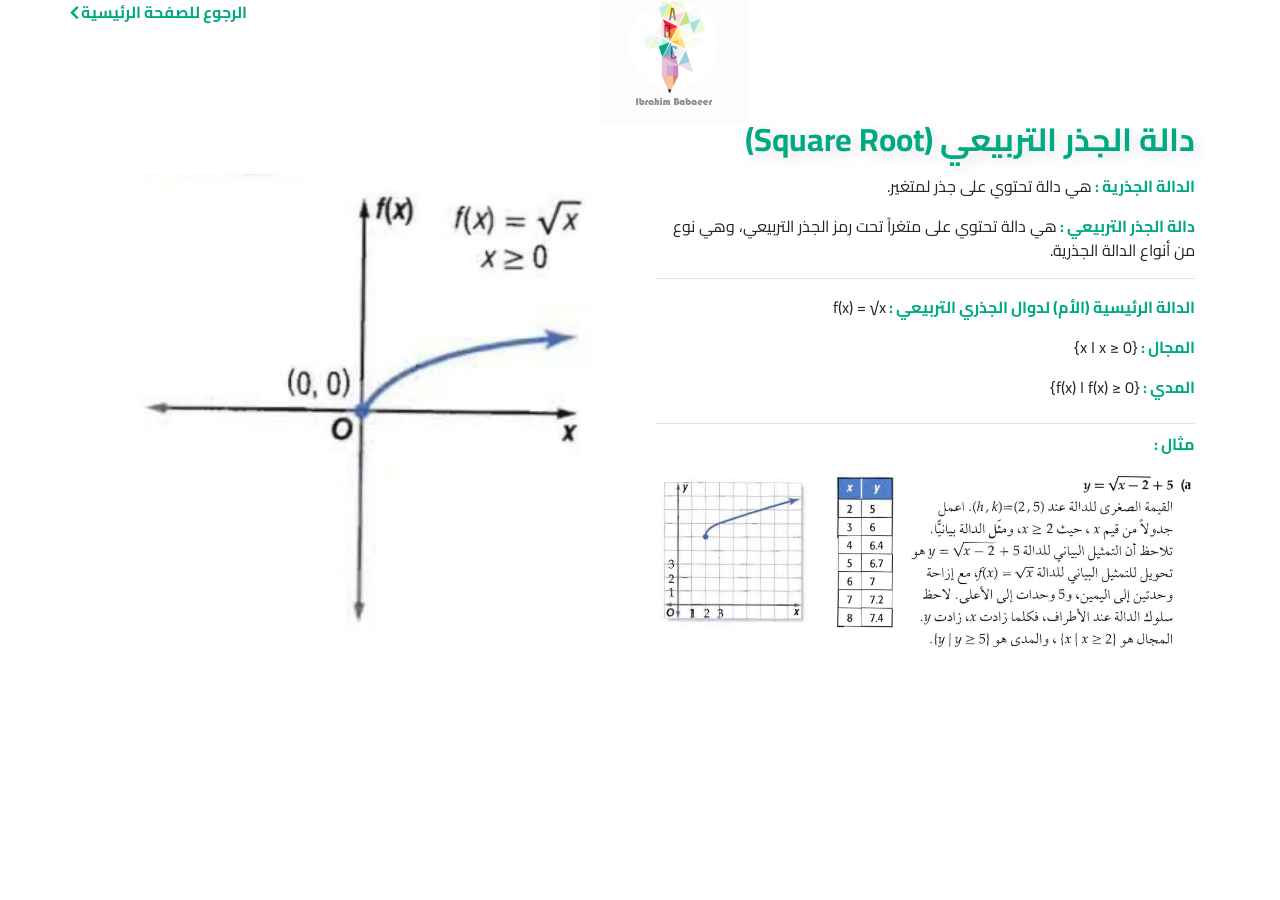
<file: sub-links/square-root.html>
<!DOCTYPE html>
<html>
  <head>
    <meta charset="UTF-8" />
    <meta name="viewport" name="width=device-width, initial-scale=1, shrink-to-fit" />
    <title>دالة الجذر التربيعي - Square Root </title>
    <link rel="stylesheet" href="https://fonts.googleapis.com/css?family=Cairo">
    <link rel="stylesheet" href="../sub-links-css/font-awesome.min.css" />
    <link rel="stylesheet" href="../sub-links-css/bootstrap.min.css" />
    <link rel="stylesheet" href="../sub-links-css/main_function.css" />
  </head>
  <body style="direction:rtl;font-family: Cairo, 'sans-serif'">

    <div class="main_function">
      <div class="container">
        <div class="row">

          <div class="back_to_home_page float-right w-100 font-weigh-bold">
            <a class="float-right" href="../index.html" title="الصفحة الرئيسية ">
            الرجوع للصفحة الرئيسية
            <i class="fa fa-angle-left fa-lg"></i>
           </a>
          </div>

          <div class="logo">
            <img src="../images/logo.png" />
          </div>

          <div class="col-md info">

            <div class="heading">
              <h1 class="mb-3">دالة الجذر التربيعي (Square Root) </h1>
            </div>

            <div class="defenitions">

              <div class="defination_1">
                <p><span class="font-weight-bold">الدالة الجذرية : </span>هي دالة تحتوي على جذر لمتغير.</p>
              </div>

              <div class="defination_2 border-bottom">
                <p><span class="font-weight-bold">دالة الجذر التربيعي : </span>هي دالة تحتوي على متغراً تحت رمز الجذر التربيعي، وهي نوع من أنواع الدالة الجذرية.</p>
              </div>

              <div class="defination_3 pt-3">
                <p><span class="font-weight-bold">الدالة الرئيسية (الأم) لدوال الجذري التربيعي : </span>f(x) = √x</p>
              </div>

              <div class="defination_4">
                <p><span class="font-weight-bold">المجال : </span>{x I x ≥ 0}</p>
              </div>

              <div class="defination_5">
                <p><span class="font-weight-bold">المدي : </span>{f(x) I f(x) ≥ 0}</p>
              </div>

            </div>

            <div class="example">
              <p class="font-weight-bold mt-4 pt-2 border-top">مثال  : </p>
              <img src="../function-images/square-root-example.png" alt="" />
            </div>

          </div>

          <div class="col-md image">
            <div class="picture">
              <img src="../function-images/square-root.png" />
            </div>
          </div>
        </div>
      </div>
    </div>



    <!-- Js Files -->
    <script src="../js/jquery-3.3.1.min.js"></script>
    <script src="../js/popper.min.js"></script>
    <script src="../js/bootstrap.min.js"></script>
    <script src="../js/script.js"></script>
  </body>
</html>
</file>
<file: css/style.css>
/*
  Project Name : Mathematical functions.
  Version : 1.0.0
  Author : Ismail Nasser.
*/

.title {
  position: relative;
  z-index: 9999999;
  color: #44847e;
  font-family: 'Cairo', sans-serif;
  text-align: center
}

.title h2 {text-shadow: 0px 3px 10px #a0a0a0;display: inline}

.functions {
  position: relative;
  z-index: 99999999;
  width: 100%;
  margin: auto;
  text-align: center;
  padding-top: 5em
}

.functions .heading {color: #009688 !important}

.functions .heading h1 {font-size: 15em;position: relative}

.functions .heading h1 .m_letter {display: inline-block;margin: -5px 0;font-size: 260px}

.functions .brackets {margin-left: -50px;margin-right: 10px;font-size: 400px}

.functions .f_row {margin-left: -74px;transform: rotateZ(45deg);margin-bottom: 70px !important}

.functions .f_row .special {border: none !important}

.functions .s_row {transform: rotateZ(-45deg);margin-right: -16px;margin-left: -535px}

.functions .f_row,
.functions .s_row {display: inline-block;height: 75px;margin-bottom: 71px}

.functions .f_row .f,
.functions .s_row .s {
  width: 90px;
  height: 75px;
  float: left;
  font-size: 15px;
  color: #009688;
  border: 1px solid #009688;
  text-align: center;
  font-family: 'Cairo', sans-serif;
  direction: rtl;
  margin: 0 2px;
  font-weight: bold
}

.functions .f_row .short,
.functions .s_row .short {padding-top: 10px}

.functions .f_row .f.special_short,
.functions .s_row .s.special_short {padding-top: 16px !important}

.functions .f_row .f a,
.functions .s_row .s a {color: #009688;cursor: pointer}

/* Mobile Coordinate */

.mobile .f_row,
.mobile .s_row {transform: rotateZ(0)}

.functions .block {position: absolute;top: 75px;left: 95px}
</file>
<file: css/responsive_file.css>
@media (min-width: 266px) and (max-width: 942px) {

  .functions {
    /* This Is Not Wrong From Me , This just for remove the main value of text-align property */
    text-align: ;
    padding-top: 10em;
    padding-left: 2em
  }

  .functions .heading h1 .m_letter {font-size: 215px}

  .functions .brackets {font-size: 300px}

  .functions .f_row .f, .functions .s_row .s {height: 60px;font-size: 12px}

  .functions .f_row {margin-left: -115px}

  .functions .s_row {margin-right: -40px;margin-left: -526px}

  .functions .s_row .name_of_function_6 {padding-top: 5px;line-height: 1.3}

  .functions .s_row .name_of_function_10 {padding-top: 12px !important}

}

@media (min-width: 266px) and (max-width: 830px) {

  .functions {padding-top: 13em;padding-left: 0}

  .functions .heading h1 .m_letter {font-size: 190px}

  .functions .brackets {font-size: 230px}

  .functions .f_row {margin-bottom: 42px !important;margin-left: -135px;margin-right: -21px}

  .functions .s_row {margin-right: -75px;margin-left: -500px;margin-bottom: 45px}

}

@media (min-width: 266px) and (max-width: 675px) {

  .functions .heading h1 .m_letter {font-size: 130px}

  .functions .brackets {font-size: 160px}

  .functions .f_row {margin-left: -140px}

  .functions .f_row .f,
  .functions .s_row .s {width: 80px;height: 73px}

  .functions .s_row {margin-right: -75px;margin-left: -462px;margin-bottom: 15px}

  .functions .f_row {margin-bottom: 15px !important;margin-right: -22px}

  .functions .f_row .f.special_short,
  .functions .f_row .s.special_short {padding-top: 22px !important}

}

@media (min-width: 266px) and (max-width: 675px) {

  .functions .heading h1 .m_letter {font-size: 80px}

  .functions .brackets {font-size: 105px}

  .functions .f_row .f,
  .functions .s_row .s {font-size: 11px}

  .functions .f_row .name_of_function_5 {padding-top: 19px !important}

  .functions .f_row {margin-bottom: 5px !important}

  .functions .s_row {margin-left: -410px;margin-bottom: 5px}

  .functions .s_row .name_of_function_8 {padding-top: 11px !important}

  .functions .s_row .name_of_function_10 {padding-top: 17px !important}

  .functions .f_row .f, .functions .s_row .s {width: 70px;height: 70px}

}

@media (min-width: 266px) and (max-width: 470px) {

  .functions .heading h1 {margin-left: -20px}

}

@media (min-width: 266px) and (max-width: 450px) {

  .functions .heading h1 {margin-left: -40px}

}

@media (min-width: 266px) and (max-width: 430px) {

  .functions {padding-left: 25px}

  .functions .brackets {margin-right: 33px;margin-left: -60px}

  .functions .f_row,
  .functions .s_row {height: 120px}

  .functions .f_row .f,
  .functions .s_row .s {width: 45px;height: 67px;padding: 5px 0}

  .functions .f_row {margin-bottom: -45px !important;margin-right: -10px !important}

  .functions .f_row .name_of_function_3 {margin: 0 13px}

  .functions .s_row {margin-left: -275px;margin-right: -30px;margin-bottom: -45px}

  .functions .mobile {margin-left: 123px !important}

  .functions .f_row_mobile {
    margin-top: 100px !important;
    margin-right: 13px !important;
    margin-bottom: 30px !important;
    margin-left: -170px !important
  }

  .functions .f_row_mobile .f,
  .functions .s_row_mobile .s {width: 60px !important;padding: 9px 0 !important}

  .functions .f_row_mobile .f.special_short,
  .functions .s_row_mobile .s.special_short {padding-top: 20px !important}

  .functions .s_row_mobile .name_of_function_6 {padding: 5px 0 !important;width: 255px !important;margin-left: -8.5em}

}

@media (min-width: 266px) and (max-width: 400px) {

  .functions {padding-left: 20px}

}

@media (min-width: 266px) and (max-width: 340px) {

  .functions .block {
    position: absolute;
    top: 75px;
    left: 95px;
    width: 100px !important
  }

  .functions .f_row_mobile {margin-right: 13px !important;margin-left: -170px !important}

}
</file>
<file: sub-links-css/main_function.css>
.main_function {width: 100%}

.main_function .heading h1 {font-size: 2em;font-weight: bold;text-shadow: 5px 4px 15px #dedede;margin-top: 3em;color: #00aa81}

.main_function .back_to_home_page a,
.main_function .back_to_home_page i {font-weight: bold}

.main_function .back_to_home_page a {color: #00aa81}

.main_function .back_to_home_page i {color: #00aa81}

.main_function .logo {position: absolute;left: 35%;top: -25px;z-index: 9}

.main_function .logo img {width: 50%}

.main_function .image img {text-align: left;width: 90%;margin: 150px 0}

.main_function .example img {width: 100%}

.main_function .defenitions span,
.main_function .example p {color: #00aa81}

 .main_function .heading .marital-function {margin-top: 2em}

/* Responsive For All Sub links ( If Reading The You Are Understand Easily )*/

/* Heading */

@media (min-width: 266px) and (max-width: 1199px) {
  .main_function .heading h1 span {display: block}
}

/* Images */

@media (min-width: 768px) and (max-width: 991px) {
  .main_function .image img {width: 100%}
}

@media (min-width: 266px) and (max-width: 767px) {
  .main_function .image img {border-top: 2px solid #DDD;padding-top: 10px}
}

@media (min-width: 266px) and (max-width: 767px) {
  .main_function .image img {margin: 0 !important;width: 70%}
}

@media (min-width: 266px) and (max-width: 527px) {
  .main_function .i_f_e-2 img {
    width: 70%
  }
}

@media (min-width: 266px) and (max-width: 370px) {
  .main_function .i_f_e-2 img {
    width: 100%
  }
}

@media (min-width: 266px) and (max-width: 370px) {
  .main_function .i_f_e img,
  .main_function .i_f_e-2 img {width: 70%;margin-bottom: 10px}
}

@media (min-width: 266px) and (max-width: 340px) {
  .main_function .image img {width: 90%}
}

@media (min-width: 266px) and (max-width: 306px) {
  .main_function .heading .constant_function {font-size: 1.8em}
}

@media (min-width: 266px) and (max-width: 300px) {
  .main_function .defination_11 a {display: block}

  .main_function .i_f_e img,
  .main_function .i_f_e-2 img {width: 100%}
}

/* Titles */

@media(min-width: 768px) and (max-width: 991px) {
  .main_function .defination_3 span {font-size: 15px}
}

@media (min-width: 266px) and (max-width: 767px) {
   .main_function .heading .marital-function {margin-top: 3em}
}
</file>
